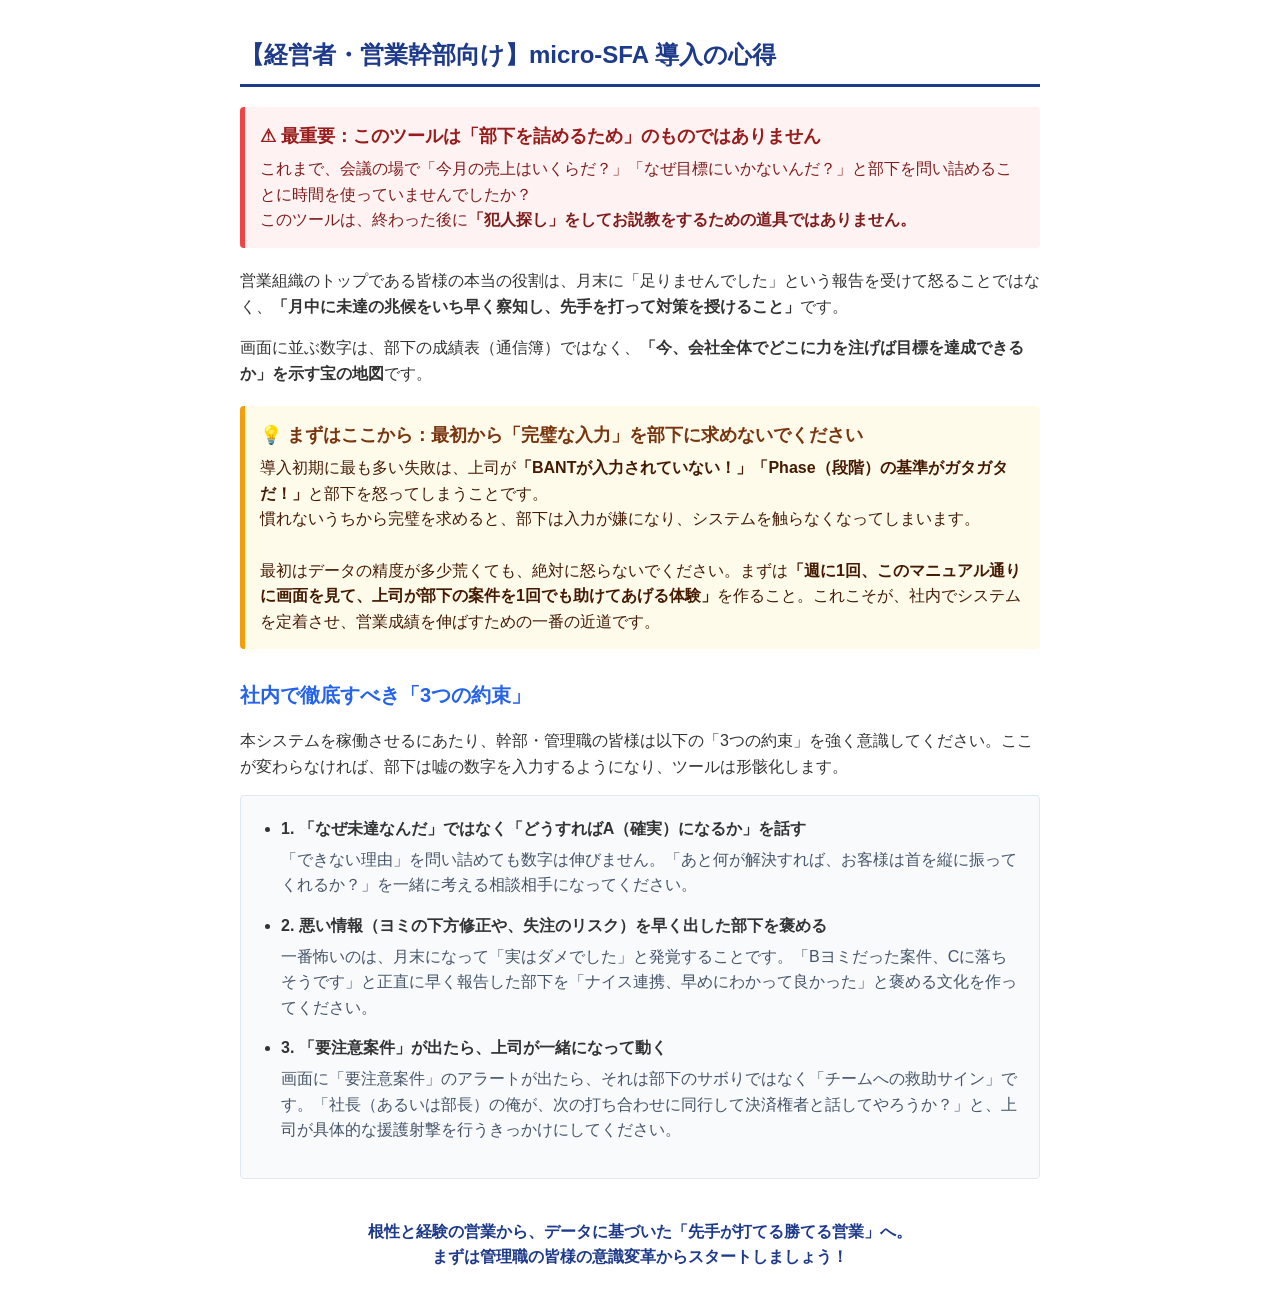
<file: static/manual/intro.html>
<!DOCTYPE html>
<html lang="ja">
<head>
    <meta charset="UTF-8">
    <title>経営者・営業幹部向け：導入の心得</title>
    <style>
        body { font-family: 'Helvetica Neue', Arial, sans-serif; line-height: 1.6; color: #333; max-width: 800px; margin: 0 auto; padding: 20px; }
        h1 { color: #1e3a8a; border-bottom: 3px solid #1e3a8a; padding-bottom: 10px; font-size: 24px; }
        h2 { color: #2563eb; font-size: 20px; margin-top: 30px; }
        .alert-box { background-color: #fef2f2; border-left: 5px solid #ef4444; padding: 15px; margin: 20px 0; border-radius: 4px; }
        .alert-title { color: #991b1b; font-weight: bold; font-size: 18px; margin-bottom: 5px; }
        .notice-box { background-color: #fffbeb; border-left: 5px solid #f59e0b; padding: 15px; margin: 20px 0; border-radius: 4px; }
        .notice-title { color: #78350f; font-weight: bold; font-size: 18px; margin-bottom: 5px; }
        .point-list { background-color: #f8fafc; padding: 20px 20px 20px 40px; border-radius: 4px; border: 1px solid #e2e8f0; }
        .point-list li { margin-bottom: 15px; font-weight: bold; }
        .point-list span { font-weight: normal; block-size: auto; display: block; margin-top: 5px; color: #475569; }
    </style>
</head>
<body>

    <h1>【経営者・営業幹部向け】micro-SFA 導入の心得</h1>

    <div class="alert-box">
        <div class="alert-title">⚠ 最重要：このツールは「部下を詰めるため」のものではありません</div>
        <p style="margin: 0; color: #7f1d1d;">
            これまで、会議の場で「今月の売上はいくらだ？」「なぜ目標にいかないんだ？」と部下を問い詰めることに時間を使っていませんでしたか？<br>
            このツールは、終わった後に<b>「犯人探し」をしてお説教をするための道具ではありません。</b>
        </p>
    </div>

    <p>営業組織のトップである皆様の本当の役割は、月末に「足りませんでした」という報告を受けて怒ることではなく、<b>「月中に未達の兆候をいち早く察知し、先手を打って対策を授けること」</b>です。</p>
    <p>画面に並ぶ数字は、部下の成績表（通信簿）ではなく、<b>「今、会社全体でどこに力を注げば目標を達成できるか」を示す宝の地図</b>です。</p>

    <div class="notice-box">
        <div class="notice-title">💡 まずはここから：最初から「完璧な入力」を部下に求めないでください</div>
        <p style="margin: 0; color: #451a03;">
            導入初期に最も多い失敗は、上司が<b>「BANTが入力されていない！」「Phase（段階）の基準がガタガタだ！」</b>と部下を怒ってしまうことです。<br>
            慣れないうちから完璧を求めると、部下は入力が嫌になり、システムを触らなくなってしまいます。<br><br>
            最初はデータの精度が多少荒くても、絶対に怒らないでください。まずは<b>「週に1回、このマニュアル通りに画面を見て、上司が部下の案件を1回でも助けてあげる体験」</b>を作ること。これこそが、社内でシステムを定着させ、営業成績を伸ばすための一番の近道です。
        </p>
    </div>

    <h2>社内で徹底すべき「3つの約束」</h2>
    <p>本システムを稼働させるにあたり、幹部・管理職の皆様は以下の「3つの約束」を強く意識してください。ここが変わらなければ、部下は嘘の数字を入力するようになり、ツールは形骸化します。</p>

    <ul class="point-list">
        <li>
            1. 「なぜ未達なんだ」ではなく「どうすればA（確実）になるか」を話す
            <span>「できない理由」を問い詰めても数字は伸びません。「あと何が解決すれば、お客様は首を縦に振ってくれるか？」を一緒に考える相談相手になってください。</span>
        </li>
        <li>
            2. 悪い情報（ヨミの下方修正や、失注のリスク）を早く出した部下を褒める
            <span>一番怖いのは、月末になって「実はダメでした」と発覚することです。「Bヨミだった案件、Cに落ちそうです」と正直に早く報告した部下を「ナイス連携、早めにわかって良かった」と褒める文化を作ってください。</span>
        </li>
        <li>
            3. 「要注意案件」が出たら、上司が一緒になって動く
            <span>画面に「要注意案件」のアラートが出たら、それは部下のサボりではなく「チームへの救助サイン」です。「社長（あるいは部長）の俺が、次の打ち合わせに同行して決済権者と話してやろうか？」と、上司が具体的な援護射撃を行うきっかけにしてください。</span>
        </li>
    </ul>

    <p style="margin-top: 40px; font-weight: bold; text-align: center; color: #1e3a8a;">
        根性と経験の営業から、データに基づいた「先手が打てる勝てる営業」へ。<br>
        まずは管理職の皆様の意識変革からスタートしましょう！
    </p>

</body>
</html>
</file>
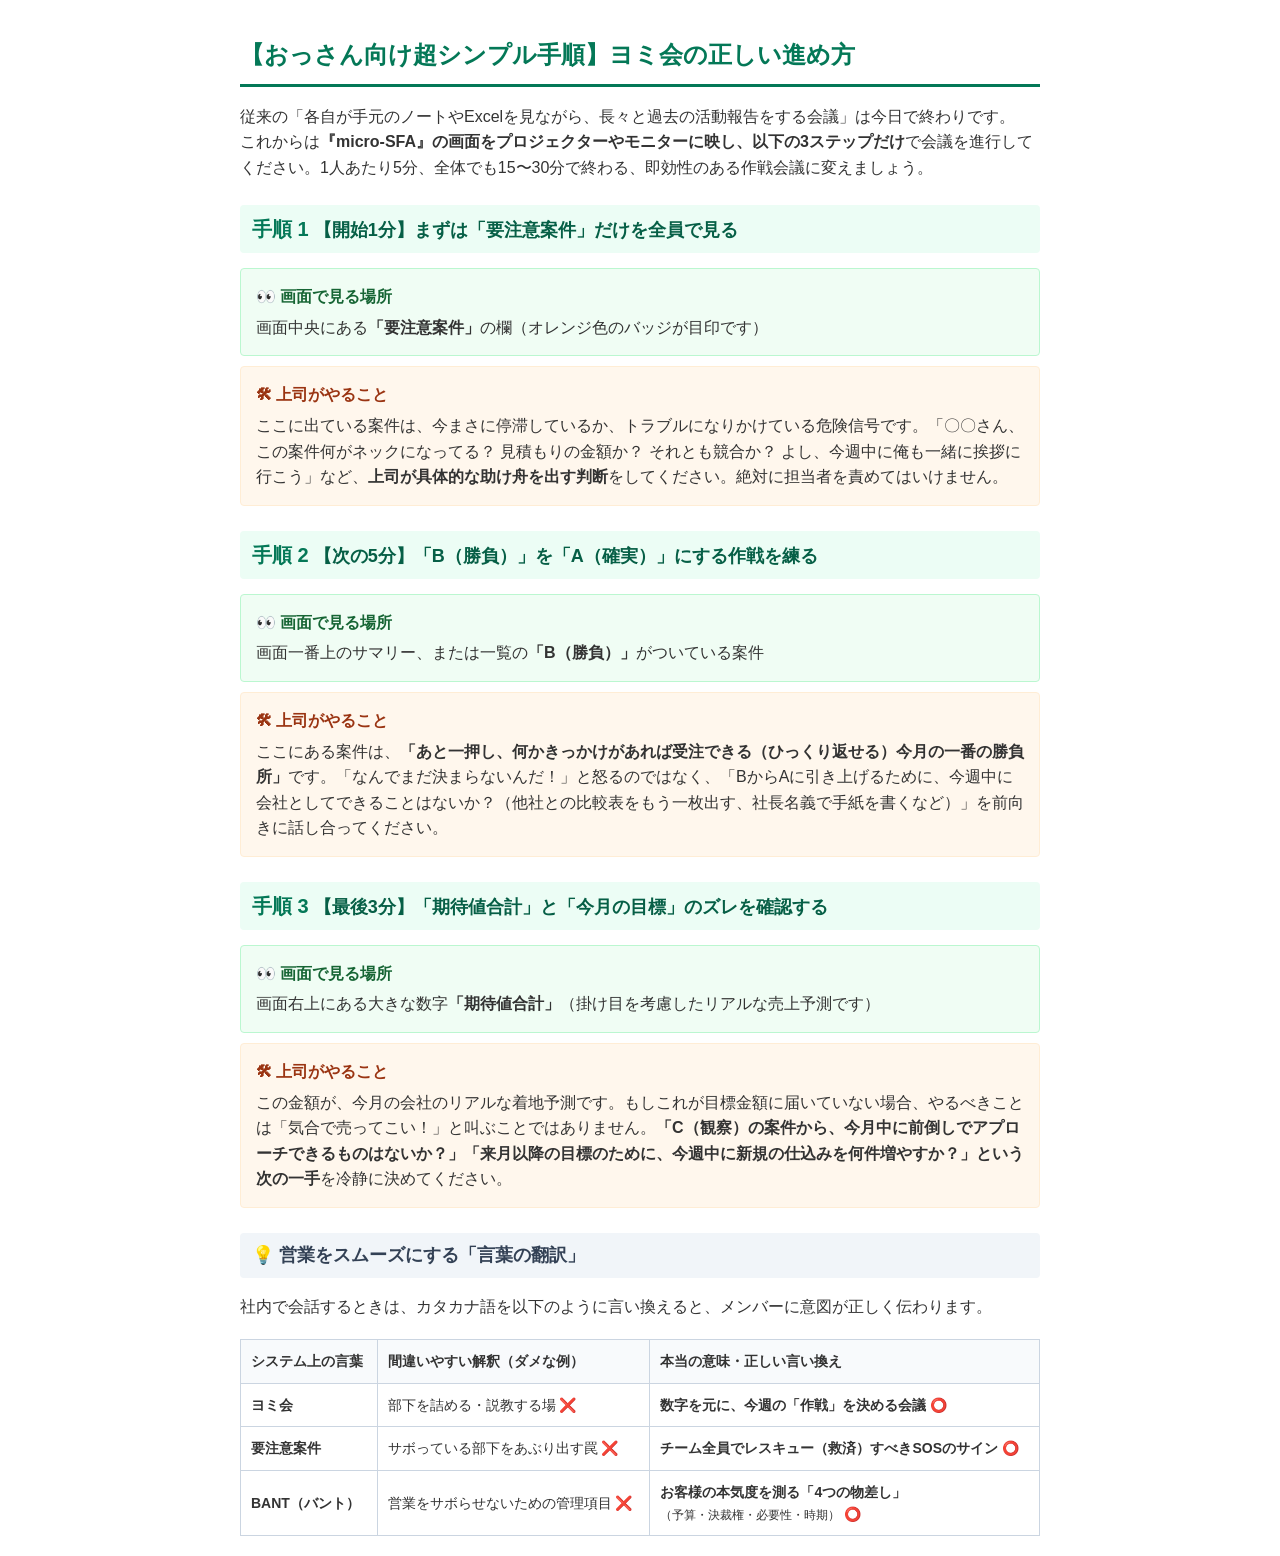
<file: static/manual/yomi-guide.html>
<!DOCTYPE html>
<html lang="ja">
<head>
    <meta charset="UTF-8">
    <title>ヨミ会の正しい進め方ガイド</title>
    <style>
        body { font-family: 'Helvetica Neue', Arial, sans-serif; line-height: 1.6; color: #333; max-width: 800px; margin: 0 auto; padding: 20px; }
        h1 { color: #047857; border-bottom: 3px solid #047857; padding-bottom: 10px; font-size: 24px; }
        h2 { color: #065f46; font-size: 18px; margin-top: 25px; background-color: #ecfdf5; padding: 8px 12px; border-radius: 4px; }
        .step-num { font-size: 20px; font-weight: bold; color: #047857; margin-right: 5px; }
        .check-box { background-color: #f0fdf4; border: 1px solid #bbf7d0; padding: 15px; border-radius: 4px; margin: 10px 0; }
        .check-item { font-weight: bold; color: #166534; }
        .action-box { background-color: #fff7ed; border: 1px solid #ffedd5; padding: 15px; border-radius: 4px; margin: 10px 0; }
        .action-item { font-weight: bold; color: #9a3412; }
        table { width: 100%; border-collapse: collapse; margin-top: 20px; }
        th, td { border: 1px solid #cbd5e1; padding: 10px; text-align: left; font-size: 14px; }
        th { background-color: #f8fafc; }
    </style>
</head>
<body>

    <h1>【おっさん向け超シンプル手順】ヨミ会の正しい進め方</h1>

    <p>従来の「各自が手元のノートやExcelを見ながら、長々と過去の活動報告をする会議」は今日で終わりです。<br>
    これからは<b>『micro-SFA』の画面をプロジェクターやモニターに映し、以下の3ステップだけ</b>で会議を進行してください。1人あたり5分、全体でも15〜30分で終わる、即効性のある作戦会議に変えましょう。</p>

    <h2><span class="step-num">手順 1</span>【開始1分】まずは「要注意案件」だけを全員で見る</h2>
    <div class="check-box">
        <div class="check-item">👀 画面で見る場所</div>
        <p style="margin: 5px 0 0 0;">画面中央にある<b>「要注意案件」</b>の欄（オレンジ色のバッジが目印です）</p>
    </div>
    <div class="action-box">
        <div class="action-item">🛠 上司がやること</div>
        <p style="margin: 5px 0 0 0;">ここに出ている案件は、今まさに停滞しているか、トラブルになりかけている危険信号です。「〇〇さん、この案件何がネックになってる？ 見積もりの金額か？ それとも競合か？ よし、今週中に俺も一緒に挨拶に行こう」など、<b>上司が具体的な助け舟を出す判断</b>をしてください。絶対に担当者を責めてはいけません。</p>
    </div>

    <h2><span class="step-num">手順 2</span>【次の5分】「B（勝負）」を「A（確実）」にする作戦を練る</h2>
    <div class="check-box">
        <div class="check-item">👀 画面で見る場所</div>
        <p style="margin: 5px 0 0 0;">画面一番上のサマリー、または一覧の<b>「B（勝負）」</b>がついている案件</p>
    </div>
    <div class="action-box">
        <div class="action-item">🛠 上司がやること</div>
        <p style="margin: 5px 0 0 0;">ここにある案件は、<b>「あと一押し、何かきっかけがあれば受注できる（ひっくり返せる）今月の一番の勝負所」</b>です。「なんでまだ決まらないんだ！」と怒るのではなく、「BからAに引き上げるために、今週中に会社としてできることはないか？（他社との比較表をもう一枚出す、社長名義で手紙を書くなど）」を前向きに話し合ってください。</p>
    </div>

    <h2><span class="step-num">手順 3</span>【最後3分】「期待値合計」と「今月の目標」のズレを確認する</h2>
    <div class="check-box">
        <div class="check-item">👀 画面で見る場所</div>
        <p style="margin: 5px 0 0 0;">画面右上にある大きな数字<b>「期待値合計」</b>（掛け目を考慮したリアルな売上予測です）</p>
    </div>
    <div class="action-box">
        <div class="action-item">🛠 上司がやること</div>
        <p style="margin: 5px 0 0 0;">この金額が、今月の会社のリアルな着地予測です。もしこれが目標金額に届いていない場合、やるべきことは「気合で売ってこい！」と叫ぶことではありません。<b>「C（観察）の案件から、今月中に前倒しでアプローチできるものはないか？」「来月以降の目標のために、今週中に新規の仕込みを何件増やすか？」という次の一手</b>を冷静に決めてください。</p>
    </div>

    <h2 style="background-color: #f1f5f9; color: #334155;">💡 営業をスムーズにする「言葉の翻訳」</h2>
    <p>社内で会話するときは、カタカナ語を以下のように言い換えると、メンバーに意図が正しく伝わります。</p>
    <table>
        <tr>
            <th>システム上の言葉</th>
            <th>間違いやすい解釈（ダメな例）</th>
            <th>本当の意味・正しい言い換え</th>
        </tr>
        <tr>
            <td><b>ヨミ会</b></td>
            <td>部下を詰める・説教する場 ❌</td>
            <td><b>数字を元に、今週の「作戦」を決める会議</b> ⭕</td>
        </tr>
        <tr>
            <td><b>要注意案件</b></td>
            <td>サボっている部下をあぶり出す罠 ❌</td>
            <td><b>チーム全員でレスキュー（救済）すべきSOSのサイン</b> ⭕</td>
        </tr>
        <tr>
            <td><b>BANT（バント）</b></td>
            <td>営業をサボらせないための管理項目 ❌</td>
            <td><b>お客様の本気度を測る「4つの物差し」</b><br><small>（予算・決裁権・必要性・時期）</small> ⭕</td>
        </tr>
    </table>

</body>
</html>
</file>
